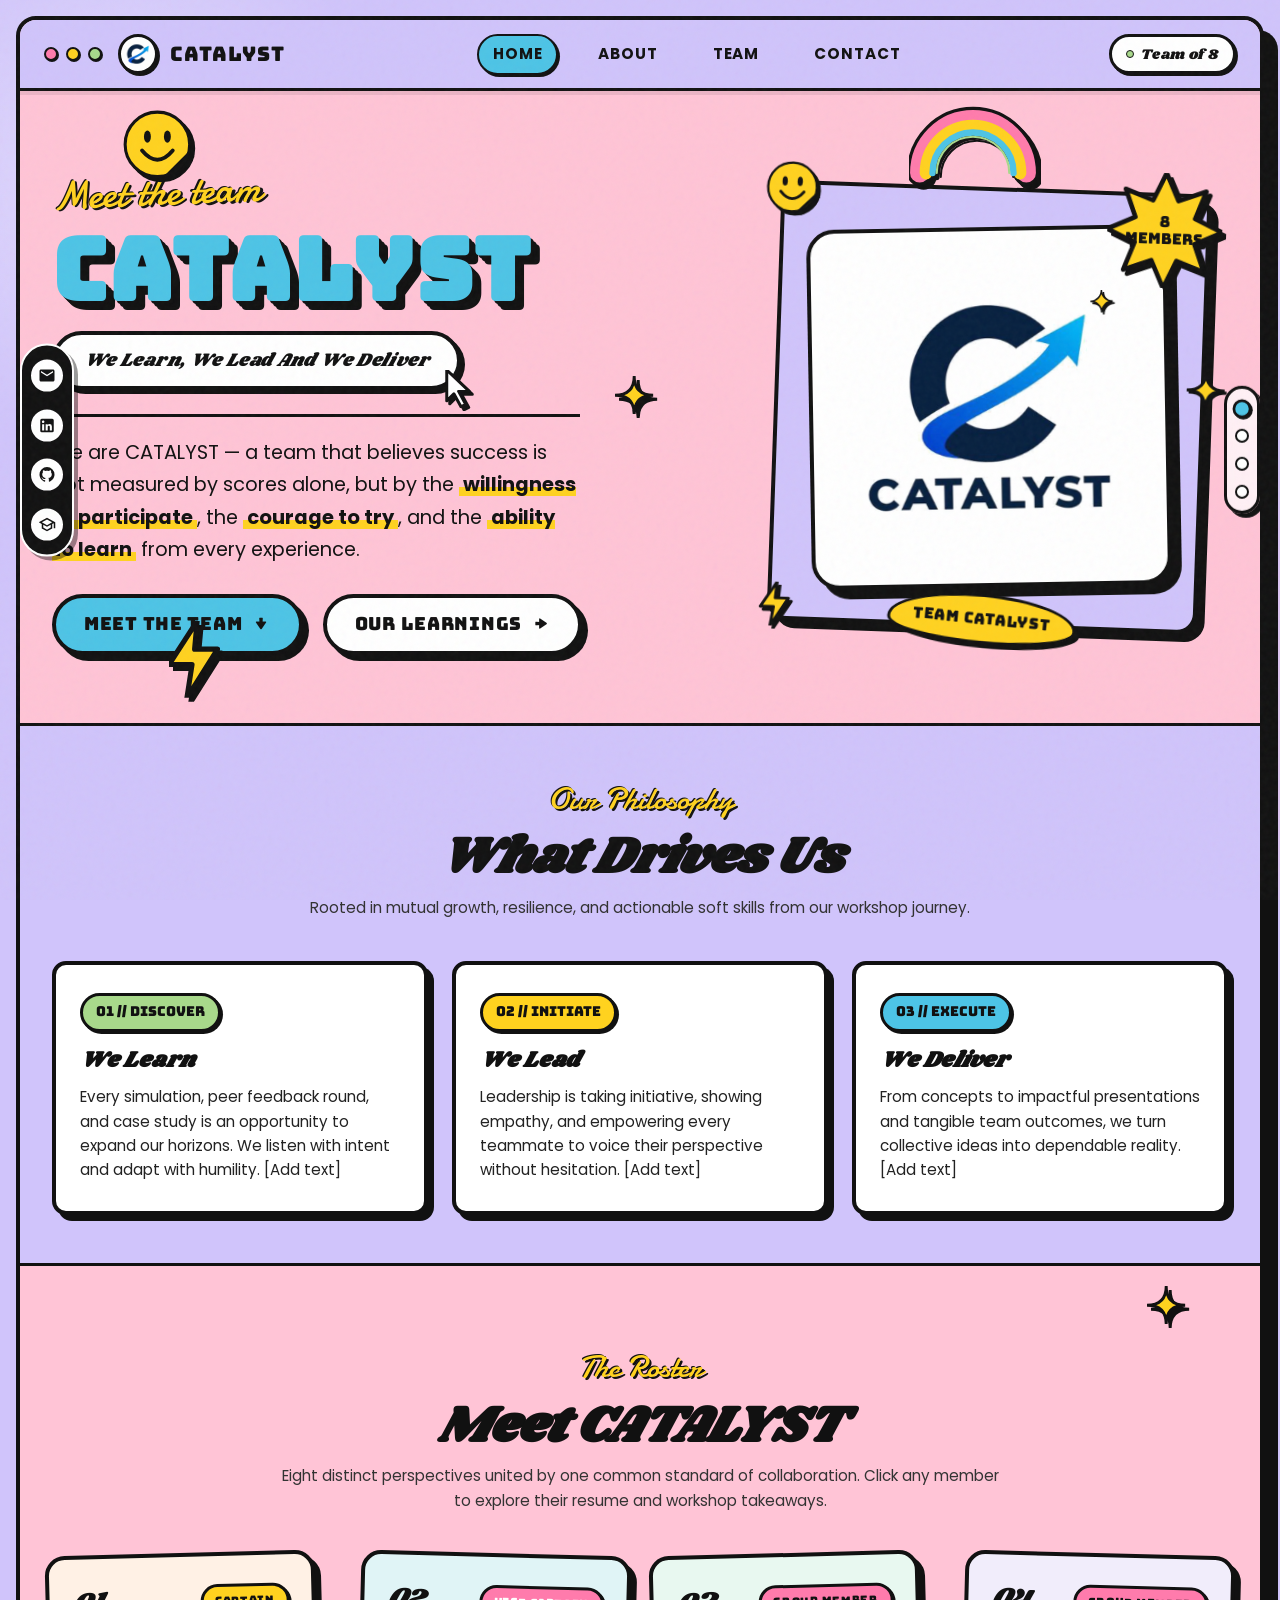
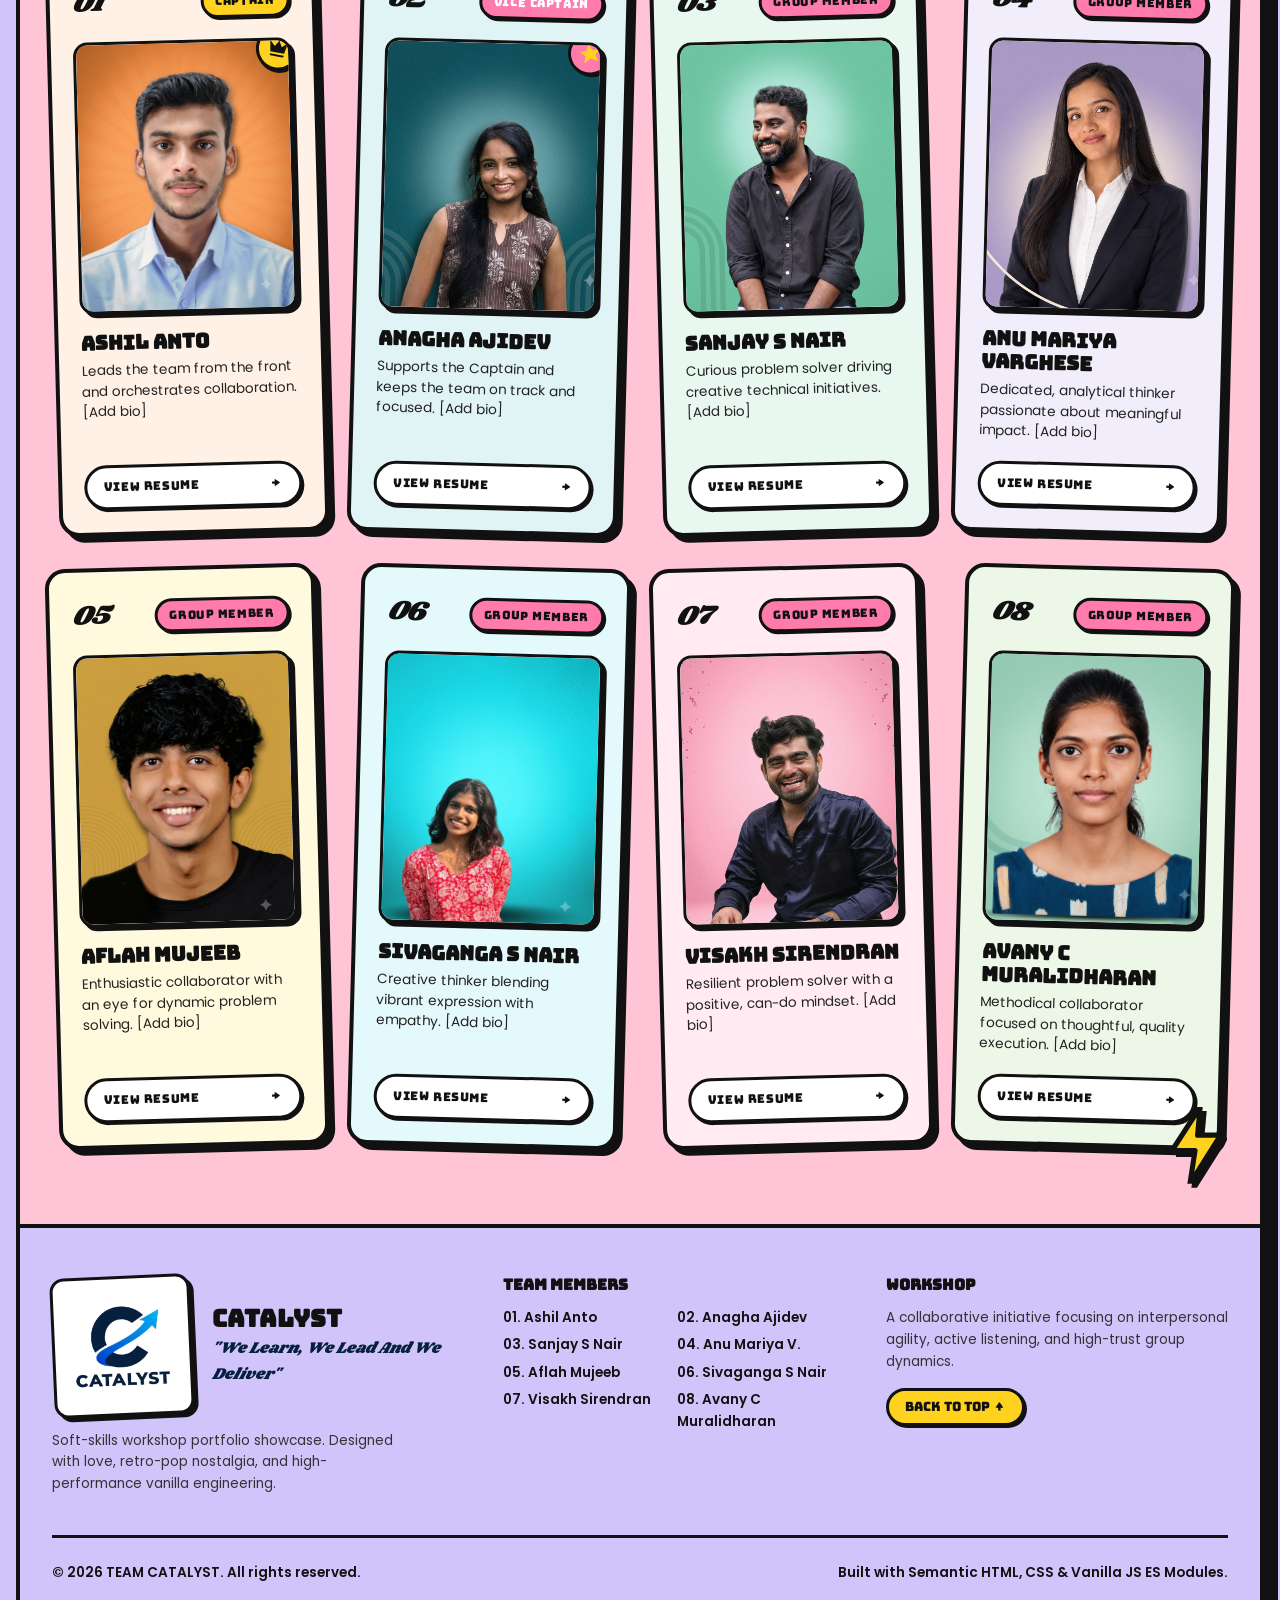
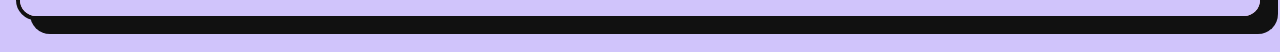
<file: index.html>
<!DOCTYPE html>
<html lang="en">
<head>
  <meta charset="UTF-8">
  <meta name="viewport" content="width=device-width, initial-scale=1.0">
  <title>CATALYST // We Learn, We Lead And We Deliver</title>
  <meta name="description" content="We are CATALYST — a team that believes success is not measured by scores alone, but by the willingness to participate, the courage to try, and the ability to learn from every experience.">
  <meta name="theme-color" content="#D0C4FB">

  <!-- Open Graph / Facebook -->
  <meta property="og:type" content="website">
  <meta property="og:title" content="CATALYST // We Learn, We Lead And We Deliver">
  <meta property="og:description" content="Official portfolio of CATALYST — 8-member soft-skills workshop team. We Learn, We Lead And We Deliver.">
  <meta property="og:image" content="assets/brand/og-image.png">

  <!-- Twitter -->
  <meta name="twitter:card" content="summary_large_image">
  <meta name="twitter:title" content="CATALYST // We Learn, We Lead And We Deliver">
  <meta name="twitter:description" content="Official portfolio of CATALYST — 8-member soft-skills workshop team. We Learn, We Lead And We Deliver.">
  <meta name="twitter:image" content="assets/brand/og-image.png">

  <!-- Favicon Set from Brand Mark -->
  <link rel="icon" type="image/png" sizes="32x32" href="assets/brand/favicon-32x32.png">
  <link rel="icon" type="image/x-icon" href="assets/brand/favicon.ico">
  <link rel="apple-touch-icon" sizes="180x180" href="assets/brand/apple-touch-icon.png">

  <!-- Google Fonts: Bungee, Shrikhand, Damion, Poppins -->
  <link rel="preconnect" href="https://fonts.googleapis.com">
  <link rel="preconnect" href="https://fonts.gstatic.com" crossorigin>
  <link href="https://fonts.googleapis.com/css2?family=Bungee&family=Damion&family=Poppins:ital,wght@0,400;0,600;0,700;0,800;0,900;1,400;1,700&family=Shrikhand&display=swap" rel="stylesheet">

  <!-- Modular Stylesheets -->
  <link rel="stylesheet" href="css/tokens.css?v=7">
  <link rel="stylesheet" href="css/base.css?v=7">
  <link rel="stylesheet" href="css/components.css?v=7">
  <link rel="stylesheet" href="css/sections.css?v=7">
  <link rel="stylesheet" href="css/print.css?v=7" media="print">
</head>
<body>

  <!-- Tactile Film Grain Overlay -->
  <div class="grain-overlay" aria-hidden="true"></div>

  <!-- SVG Sprite Library for Handcrafted Retro Stickers & Icons -->
  <svg style="display: none;" aria-hidden="true">
    <defs>

      <!-- Spiky 16-point Starburst Badge -->
      <symbol id="sticker-starburst" viewBox="0 0 100 100">
        <polygon points="50,0 61,24 85,15 76,39 100,50 76,61 85,85 61,76 50,100 39,76 15,85 24,61 0,50 24,39 15,15 39,24" fill="#FFD21F" stroke="#111111" stroke-width="4" stroke-linejoin="round"/>
      </symbol>

      <!-- Peeling Smiley Face -->
      <symbol id="sticker-smiley" viewBox="0 0 100 100">
        <!-- Peeling Back Shadow -->
        <path d="M10 50 A40 40 0 1 0 85 30 L65 15 A40 40 0 0 0 10 50 Z" fill="#111111"/>
        <!-- Main Face -->
        <circle cx="50" cy="50" r="42" fill="#FFD21F" stroke="#111111" stroke-width="4"/>
        <!-- Eyes -->
        <ellipse cx="37" cy="40" rx="4.5" ry="8" fill="#111111"/>
        <ellipse cx="63" cy="40" rx="4.5" ry="8" fill="#111111"/>
        <!-- Big Smile -->
        <path d="M30 58 Q50 82 70 58" fill="none" stroke="#111111" stroke-width="5" stroke-linecap="round"/>
        <!-- Peeling fold on bottom-right -->
        <path d="M78 78 L92 60 L60 92 Z" fill="#E5BD1B" stroke="#111111" stroke-width="3"/>
      </symbol>

      <!-- Rainbow Arc Sticker -->
      <symbol id="sticker-rainbow" viewBox="0 0 120 70">
        <path d="M10 65 A50 50 0 0 1 110 65" fill="none" stroke="#111111" stroke-width="24" stroke-linecap="round"/>
        <path d="M10 65 A50 50 0 0 1 110 65" fill="none" stroke="#FF7BAC" stroke-width="18" stroke-linecap="round"/>
        <path d="M16 65 A44 44 0 0 1 104 65" fill="none" stroke="#FFD21F" stroke-width="12" stroke-linecap="round"/>
        <path d="M22 65 A38 38 0 0 1 98 65" fill="none" stroke="#4DC4E6" stroke-width="6" stroke-linecap="round"/>
        <path d="M26 65 A34 34 0 0 1 94 65" fill="none" stroke="#A8D98B" stroke-width="2" stroke-linecap="round"/>
      </symbol>

      <!-- 4-point Sparkle Star -->
      <symbol id="sticker-sparkle" viewBox="0 0 40 40">
        <path d="M20 0 Q20 20 40 20 Q20 20 20 40 Q20 20 0 20 Q20 20 20 0 Z" fill="#FFD21F" stroke="#111111" stroke-width="3"/>
      </symbol>

      <!-- Lightning Bolt -->
      <symbol id="sticker-lightning" viewBox="0 0 40 60">
        <polygon points="22,0 0,34 18,34 14,60 38,22 20,22" fill="#FFD21F" stroke="#111111" stroke-width="4" stroke-linejoin="round"/>
      </symbol>

      <!-- Pixel Mouse Cursor -->
      <symbol id="sticker-cursor" viewBox="0 0 24 32">
        <polygon points="0,0 0,26 6,20 12,31 16,29 10,18 19,18" fill="#FFFFFF" stroke="#111111" stroke-width="2.5" stroke-linejoin="round"/>
      </symbol>

      <!-- Social & Navigation Icons -->
      <symbol id="icon-linkedin" viewBox="0 0 24 24">
        <path fill="currentColor" d="M19 3a2 2 0 0 1 2 2v14a2 2 0 0 1-2 2H5a2 2 0 0 1-2-2V5a2 2 0 0 1 2-2h14m-.5 15.5v-5.3a3.26 3.26 0 0 0-3.26-3.26c-.85 0-1.84.52-2.28 1.3v-1.11h-2.79v8.37h2.79v-4.93c0-.77.62-1.4 1.39-1.4a1.4 1.4 0 0 1 1.4 1.4v4.93h2.75M6.88 8.56a1.68 1.68 0 0 0 1.68-1.68c0-.93-.75-1.69-1.68-1.69a1.69 1.69 0 0 0-1.69 1.69c0 .93.76 1.68 1.69 1.68m1.39 9.94v-8.37H5.5v8.37h2.77z"/>
      </symbol>

      <symbol id="icon-github" viewBox="0 0 24 24">
        <path fill="currentColor" d="M12 2A10 10 0 0 0 2 12c0 4.42 2.87 8.17 6.84 9.5c.5.08.66-.23.66-.5v-1.69c-2.77.6-3.36-1.34-3.36-1.34c-.46-1.16-1.11-1.47-1.11-1.47c-.91-.62.07-.6.07-.6c1 .07 1.53 1.03 1.53 1.03c.87 1.52 2.34 1.07 2.91.83c.09-.65.35-1.09.63-1.34c-2.22-.25-4.55-1.11-4.55-4.92c0-1.11.38-2 1.03-2.71c-.1-.25-.45-1.29.1-2.64c0 0 .84-.27 2.75 1.02c.79-.22 1.65-.33 2.5-.33c.85 0 1.71.11 2.5.33c1.91-1.29 2.75-1.02 2.75-1.02c.55 1.35.2 2.39.1 2.64c.65.71 1.03 1.6 1.03 2.71c0 3.82-2.34 4.66-4.57 4.91c.36.31.69.92.69 1.85V21c0 .27.16.59.67.5C19.14 20.16 22 16.42 22 12A10 10 0 0 0 12 2z"/>
      </symbol>

      <symbol id="icon-mail" viewBox="0 0 24 24">
        <path fill="currentColor" d="M20 4H4c-1.1 0-1.99.9-1.99 2L2 18c0 1.1.9 2 2 2h16c1.1 0 2-.9 2-2V6c0-1.1-.9-2-2-2zm0 4l-8 5l-8-5V6l8 5l8-5v2z"/>
      </symbol>

      <symbol id="icon-workshop" viewBox="0 0 24 24">
        <path fill="currentColor" d="M12 3L1 9l4 2.18v6L12 21l7-3.82v-6l2-1.09V17h2V9L12 3zm6.82 6L12 12.72L5.18 9L12 5.28L18.82 9zM17 15.99l-5 2.73l-5-2.73v-3.72L12 15l5-2.73v3.72z"/>
      </symbol>
    </defs>
  </svg>

  <!-- Left-Edge Floating Black Pill Social Rail -->
  <aside class="social-rail" aria-label="Social and Workshop Links">
    <a href="#contact" class="social-rail-item" title="Team Email" aria-label="Contact CATALYST Team via Email">
      <svg><use href="#icon-mail"/></svg>
    </a>
    <a href="https://linkedin.com" target="_blank" rel="noopener noreferrer" class="social-rail-item" title="LinkedIn" aria-label="CATALYST on LinkedIn">
      <svg><use href="#icon-linkedin"/></svg>
    </a>
    <a href="https://github.com" target="_blank" rel="noopener noreferrer" class="social-rail-item" title="GitHub" aria-label="CATALYST on GitHub">
      <svg><use href="#icon-github"/></svg>
    </a>
    <a href="#about" class="social-rail-item" title="Workshop Learnings" aria-label="About the Soft-Skills Workshop">
      <svg><use href="#icon-workshop"/></svg>
    </a>
  </aside>

  <!-- Right-Edge Floating Pagination Section Indicator -->
  <nav class="section-dots" aria-label="Page section navigation">
    <button type="button" class="section-dot-item active" data-section="home" title="Hero Section" aria-label="Scroll to Hero"></button>
    <button type="button" class="section-dot-item" data-section="about" title="About Workshop" aria-label="Scroll to About"></button>
    <button type="button" class="section-dot-item" data-section="team" title="Team Roster" aria-label="Scroll to Team"></button>
    <button type="button" class="section-dot-item" data-section="contact" title="Footer & Contact" aria-label="Scroll to Footer"></button>
  </nav>

  <!-- RETRO BROWSER WINDOW SHELL -->
  <div class="retro-window-shell">

    <!-- Top Window Chrome / Sticky Navigation Bar -->
    <header class="window-chrome-bar">
      <!-- Left: Window Dots + CATALYST Emblem & Brand -->
      <div style="display: flex; align-items: center; gap: 1rem;">
        <div class="window-controls-group" aria-hidden="true">
          <span class="window-dot dot-pink"></span>
          <span class="window-dot dot-yellow"></span>
          <span class="window-dot dot-green"></span>
        </div>
        <a href="#home" class="nav-brand-group" aria-label="CATALYST Home">
          <span class="nav-brand-badge" aria-hidden="true">
            <img src="assets/brand/logo-mark-256.png" srcset="assets/brand/logo-mark-256.png 1x, assets/brand/logo-mark-512.png 2x" alt="CATALYST logo" width="28" height="28" loading="eager" decoding="async" class="nav-brand-logo-img">
          </span>
          <span>CATALYST</span>
        </a>
      </div>

      <!-- Center: Semantic Nav Links (Desktop) -->
      <nav class="nav-links-desktop" aria-label="Main Navigation">
        <a href="#home" class="nav-link-item active" data-section="home">Home</a>
        <a href="#about" class="nav-link-item" data-section="about">About</a>
        <a href="#team" class="nav-link-item" data-section="team">Team</a>
        <a href="#contact" class="nav-link-item" data-section="contact">Contact</a>
      </nav>

      <!-- Right: Team Size Badge & Mobile Hamburger -->
      <div style="display: flex; align-items: center; gap: 0.75rem;">
        <div class="nav-badge-pill">
          <span aria-hidden="true"></span>
          Team of 8
        </div>
        <button type="button" class="nav-mobile-toggle" id="mobile-nav-toggle" aria-label="Toggle navigation menu" aria-expanded="false">
          <span class="hamburger-line"></span>
          <span class="hamburger-line"></span>
          <span class="hamburger-line"></span>
        </button>
      </div>

      <!-- Mobile Dropdown Drawer -->
      <div class="mobile-drawer" id="mobile-nav-drawer" aria-label="Mobile Navigation Drawer">
        <a href="#home" class="nav-link-item" data-section="home">Home</a>
        <a href="#about" class="nav-link-item" data-section="about">About Workshop</a>
        <a href="#team" class="nav-link-item" data-section="team">The Team (8)</a>
        <a href="#contact" class="nav-link-item" data-section="contact">Contact & Social</a>
      </div>
    </header>

    <!-- MAIN CONTENT LANDMARK -->
    <main>

      <!-- 1. HERO SECTION -->
      <section id="home" class="hero-section" aria-labelledby="hero-heading">
        <!-- Floating Stickers in Hero Background -->
        <svg class="sticker sticker-smiley" style="top: 15px; left: 8%;" aria-hidden="true"><use href="#sticker-smiley"/></svg>
        <svg class="sticker sticker-rainbow" style="top: -25px; right: 18%;" aria-hidden="true"><use href="#sticker-rainbow"/></svg>
        <svg class="sticker sticker-sparkle" style="top: 45%; left: 48%;" aria-hidden="true"><use href="#sticker-sparkle"/></svg>
        <svg class="sticker sticker-lightning" style="bottom: 25px; left: 12%;" aria-hidden="true"><use href="#sticker-lightning"/></svg>

        <!-- Left Column: Headline, Slogan & Mission -->
        <div class="hero-content">
          <span class="hero-kicker">Meet the team</span>
          <h1 id="hero-heading" class="hero-title">CATALYST</h1>

          <div class="hero-slogan-pill-wrapper">
            <div class="hero-slogan-pill">
              <span>We Learn, We Lead And We Deliver</span>
            </div>
            <!-- Pixel Cursor Sticker pointing at slogan pill edge -->
            <svg class="sticker-cursor hero-slogan-cursor" aria-hidden="true"><use href="#sticker-cursor"/></svg>
          </div>

          <div class="hero-description-wrapper">
            <p class="hero-description">
              We are CATALYST — a team that believes success is not measured by scores alone, but by the <span class="marker-underline">willingness to participate</span>, the <span class="marker-underline">courage to try</span>, and the <span class="marker-underline">ability to learn</span> from every experience.
            </p>
          </div>

          <div class="hero-actions">
            <a href="#team" class="btn-retro btn-cyan">
              <span>Meet the Team</span>
              <span aria-hidden="true">↓</span>
            </a>
            <a href="#about" class="btn-retro btn-white">
              <span>Our Learnings</span>
              <span aria-hidden="true">→</span>
            </a>
          </div>
        </div>

        <!-- Right Column: Retro Offset Window Composition with Logo Sticker Card -->
        <div class="hero-visual-frame">
          <div class="hero-window-backdrop">
            <!-- Overlapping Corner Stickers (Accenting card without covering logo) -->
            <!-- Top-Left: Peeling Smiley -->
            <svg class="hero-smiley-pos" aria-hidden="true"><use href="#sticker-smiley"/></svg>

            <!-- Top-Right: Spiky Starburst 8 MEMBERS Badge -->
            <div class="starburst-badge hero-starburst-pos" aria-label="8 Members Badge">
              <svg><use href="#sticker-starburst"/></svg>
              <span class="starburst-text">8 MEMBERS</span>
            </div>

            <!-- Bottom-Left: Lightning Bolt -->
            <svg class="hero-lightning-pos" aria-hidden="true"><use href="#sticker-lightning"/></svg>

            <!-- Mid-Right: 4-Point Sparkle Star -->
            <svg class="hero-sparkle-pos" aria-hidden="true"><use href="#sticker-sparkle"/></svg>

            <!-- Main White Rounded-Square Logo Sticker Card -->
            <div class="hero-logo-sticker-card" tabindex="0" role="img" aria-label="Official CATALYST Logo sticker">
              <img 
                src="assets/brand/logo-full.png" 
                srcset="assets/brand/logo-full.png 1x, assets/brand/logo-full@2x.png 2x" 
                alt="CATALYST logo" 
                width="320" 
                height="320" 
                loading="eager" 
                decoding="async" 
                class="hero-logo-img"
              />
              <!-- Twinkling Sparkle near Arrow Tip -->
              <span class="hero-arrow-sparkle" aria-hidden="true">✦</span>
            </div>

            <!-- Tilted Ellipse Sticker across bottom edge -->
            <div class="ellipse-sticker hero-ellipse-pos">TEAM CATALYST</div>
          </div>
        </div>
      </section>

      <!-- 2. ABOUT STRIP (3-Card Slogan Verb Strip) -->
      <section id="about" class="about-strip-section" aria-labelledby="about-heading">
        <div class="section-header-centered">
          <span class="section-kicker">Our Philosophy</span>
          <h2 id="about-heading" class="section-title">What Drives Us</h2>
          <p style="font-size: var(--text-sm); color: #333;">Rooted in mutual growth, resilience, and actionable soft skills from our workshop journey.</p>
        </div>

        <div class="about-cards-grid">
          <!-- Card 1: We Learn -->
          <article class="about-card">
            <span class="about-card-badge">01 // DISCOVER</span>
            <h3 class="about-card-title">We Learn</h3>
            <p class="about-card-desc">
              Every simulation, peer feedback round, and case study is an opportunity to expand our horizons. We listen with intent and adapt with humility. [Add text]
            </p>
          </article>

          <!-- Card 2: We Lead -->
          <article class="about-card">
            <span class="about-card-badge">02 // INITIATE</span>
            <h3 class="about-card-title">We Lead</h3>
            <p class="about-card-desc">
              Leadership is taking initiative, showing empathy, and empowering every teammate to voice their perspective without hesitation. [Add text]
            </p>
          </article>

          <!-- Card 3: We Deliver -->
          <article class="about-card">
            <span class="about-card-badge">03 // EXECUTE</span>
            <h3 class="about-card-title">We Deliver</h3>
            <p class="about-card-desc">
              From concepts to impactful presentations and tangible team outcomes, we turn collective ideas into dependable reality. [Add text]
            </p>
          </article>
        </div>
      </section>

      <!-- 3. TEAM SECTION (Numbered 4x2 Grid) -->
      <section id="team" class="team-section" aria-labelledby="team-heading">
        <svg class="sticker sticker-sparkle" style="top: 20px; right: 6%;" aria-hidden="true"><use href="#sticker-sparkle"/></svg>
        <svg class="sticker sticker-lightning" style="bottom: 40px; right: 3%;" aria-hidden="true"><use href="#sticker-lightning"/></svg>

        <div class="section-header-centered">
          <span class="section-kicker">The Roster</span>
          <h2 id="team-heading" class="section-title">Meet CATALYST</h2>
          <p style="font-size: var(--text-sm); color: #333;">
            Eight distinct perspectives united by one common standard of collaboration. Click any member to explore their resume and workshop takeaways.
          </p>
        </div>

        <!-- 8 Member Cards Rendered Data-Driven by render.js -->
        <div class="team-grid" id="team-grid" aria-label="CATALYST Members Grid">
          <!-- Cards dynamically injected from members.js -->
        </div>
      </section>

    </main>

    <!-- 4. FOOTER & CONTACT -->
    <footer id="contact" class="site-footer" aria-labelledby="footer-heading">
      <div class="footer-top-grid">
        <!-- Brand & Slogan -->
        <div class="footer-brand">
          <div class="footer-brand-header">
            <div class="footer-logo-sticker">
              <img src="assets/brand/logo-full.png" srcset="assets/brand/logo-full.png 1x, assets/brand/logo-full@2x.png 2x" alt="CATALYST logo" width="140" height="140" loading="lazy" decoding="async" class="footer-logo-img">
            </div>
            <div>
              <h3 id="footer-heading" class="footer-brand-title">CATALYST</h3>
              <p class="footer-slogan">"We Learn, We Lead And We Deliver"</p>
            </div>
          </div>
          <p style="font-size: var(--text-xs); line-height: 1.6; color: #333; max-width: 38ch; margin-top: 0.5rem;">
            Soft-skills workshop portfolio showcase. Designed with love, retro-pop nostalgia, and high-performance vanilla engineering.
          </p>
        </div>

        <!-- Quick Member Roster Links -->
        <div>
          <h4 style="font-family: var(--font-headline); font-size: 0.95rem; margin-bottom: 0.85rem;">TEAM MEMBERS</h4>
          <ul class="footer-roster-list">
            <li><a href="resume.html?m=ashil" class="footer-roster-link">01. Ashil Anto</a></li>
            <li><a href="resume.html?m=anagha" class="footer-roster-link">02. Anagha Ajidev</a></li>
            <li><a href="resume.html?m=sanjay" class="footer-roster-link">03. Sanjay S Nair</a></li>
            <li><a href="resume.html?m=anu" class="footer-roster-link">04. Anu Mariya V.</a></li>
            <li><a href="resume.html?m=aflah" class="footer-roster-link">05. Aflah Mujeeb</a></li>
            <li><a href="resume.html?m=siva" class="footer-roster-link">06. Sivaganga S Nair</a></li>
            <li><a href="resume.html?m=visakh" class="footer-roster-link">07. Visakh Sirendran</a></li>
            <li><a href="resume.html?m=avani" class="footer-roster-link">08. Avany C Muralidharan</a></li>
          </ul>
        </div>

        <!-- Workshop Details & Action -->
        <div>
          <h4 style="font-family: var(--font-headline); font-size: 0.95rem; margin-bottom: 0.85rem;">WORKSHOP</h4>
          <p style="font-size: var(--text-xs); color: #333; line-height: 1.6; margin-bottom: 1rem;">
            A collaborative initiative focusing on interpersonal agility, active listening, and high-trust group dynamics.
          </p>
          <button type="button" id="btn-back-to-top" class="btn-back-to-top">
            <span>Back to top ↑</span>
          </button>
        </div>
      </div>

      <div class="footer-bottom-bar">
        <span>© 2026 TEAM CATALYST. All rights reserved.</span>
        <span>Built with Semantic HTML, CSS & Vanilla JS ES Modules.</span>
      </div>
    </footer>

  </div><!-- /.retro-window-shell -->

  <!-- JavaScript ES Modules Entry Point -->
  <script type="module" src="js/main.js"></script>
</body>
</html>
</file>
<file: css/tokens.css>
/* ==========================================================================
   CATALYST — DESIGN TOKENS
   Retro Pop / 90s Browser & Sticker Bomb Design System
   ========================================================================== */

:root {
  /* Core Palette Tokens */
  --lavender: #D0C4FB;     /* Page background & Top Window Chrome */
  --pink: #FFC4D6;         /* Primary canvas / Retro Window Body */
  --cyan: #4DC4E6;         /* Brand Mark & Extruded Headline Fill */
  --yellow: #FFD21F;       /* Script Accents, Starburst, Marker Underlines */
  --black: #111111;        /* Outlines, Text, and Zero-Blur Hard Shadows */
  --white: #FFFFFF;        /* Card Interiors & Crisp Contrast Surfaces */
  --hot-pink: #FF7BAC;     /* Role Badges, Sticker Accents & Tags */
  --green: #A8D98B;        /* Window Dot, Learn Accent, Status */

  /* Brand Logo Color Tokens (Sampled directly from master logo) */
  --logo-navy: #07203F;    /* Deep navy for "C" and wordmark */
  --logo-blue: #0149D1;    /* Rich blue gradient midpoint in arrow */
  --logo-cyan: #029EEB;    /* Cyan arrow tip & accent glow */

  /* Continuous 8-Card Pastel Palette Rotation */
  --tint-01: #FFF1E5;      /* Ashil — Warm Peach */
  --tint-02: #E0F4F6;      /* Anagha — Soft Mint */
  --tint-03: #E8F8F0;      /* Sanjay — Sage Spring */
  --tint-04: #F1EDFB;      /* Anu — Pale Lilac */
  --tint-05: #FFF9DE;      /* Aflah — Buttercup */
  --tint-06: #E4F9FC;      /* Siva — Sky Mist */
  --tint-07: #FFEBF1;      /* Visakh — Blush Rose */
  --tint-08: #EDF7E8;      /* Avani — Pale Honeydew */

  /* Retro Hard Shadows & Outlines */
  --border-sm: 2px solid var(--black);
  --border-thick: 3px solid var(--black);
  --border-heavy: 4px solid var(--black);
  --border-frame: 5px solid var(--black);

  --shadow-xs: 2px 2px 0 var(--black);
  --shadow-sm: 4px 4px 0 var(--black);
  --shadow-md: 6px 6px 0 var(--black);
  --shadow-lg: 8px 8px 0 var(--black);
  --shadow-xl: 12px 12px 0 var(--black);
  --shadow-window: 14px 14px 0 var(--black);
  --shadow-extruded: 3px 3px 0 var(--black), 6px 6px 0 var(--black), 9px 9px 0 var(--black);

  /* Typography Stacks */
  --font-headline: 'Bungee', cursive, sans-serif;
  --font-display: 'Shrikhand', cursive, serif;
  --font-script: 'Damion', cursive, sans-serif;
  --font-body: 'Poppins', system-ui, -apple-system, BlinkMacSystemFont, 'Segoe UI', Roboto, sans-serif;

  /* Fluid Font Sizes using clamp() */
  --text-xs: clamp(0.75rem, 0.7rem + 0.25vw, 0.85rem);
  --text-sm: clamp(0.85rem, 0.8rem + 0.35vw, 0.95rem);
  --text-base: clamp(1rem, 0.95rem + 0.25vw, 1.125rem);
  --text-lg: clamp(1.15rem, 1.05rem + 0.5vw, 1.35rem);
  --text-xl: clamp(1.4rem, 1.25rem + 0.75vw, 1.75rem);
  --text-2xl: clamp(1.8rem, 1.5rem + 1.2vw, 2.3rem);
  --text-3xl: clamp(2.4rem, 2rem + 2vw, 3.2rem);
  --text-hero: clamp(2.2rem, 1.8rem + 4.5vw, 6rem);

  /* Rounded Corners */
  --radius-xs: 4px;
  --radius-sm: 8px;
  --radius-md: 14px;
  --radius-lg: 20px;
  --radius-window: 24px;
  --radius-pill: 9999px;

  /* Animation & Transitions */
  --transition-fast: 0.15s cubic-bezier(0.2, 0, 0, 1);
  --transition-spring: 0.3s cubic-bezier(0.175, 0.885, 0.32, 1.275);
  --transition-smooth: 0.25s ease-out;

  /* Layout Containers */
  --window-max-width: 1360px;
  --shell-padding: clamp(1rem, 2.5vw, 2.5rem);
}
</file>
<file: css/base.css>
/* ==========================================================================
   CATALYST — BASE & RESET STYLES
   ========================================================================== */

*, *::before, *::after {
  box-sizing: border-box;
  margin: 0;
  padding: 0;
}

html {
  font-size: 16px;
  scroll-behavior: smooth;
  -webkit-text-size-adjust: 100%;
}

body {
  background-color: var(--lavender);
  color: var(--black);
  font-family: var(--font-body);
  font-size: var(--text-base);
  line-height: 1.6;
  min-height: 100vh;
  overflow-x: hidden;
  position: relative;
  background-image: 
    radial-gradient(circle at 10% 20%, rgba(255, 255, 255, 0.4) 0%, transparent 20%),
    radial-gradient(circle at 90% 80%, rgba(255, 196, 214, 0.5) 0%, transparent 25%);
  background-attachment: fixed;
}

/* Body Scroll Lock for Modal */
body.modal-open {
  overflow: hidden;
  padding-right: var(--scrollbar-width, 0px);
}

/* Subtle Tactile Film Grain Overlay */
.grain-overlay {
  position: fixed;
  inset: 0;
  width: 100vw;
  height: 100vh;
  pointer-events: none;
  z-index: 9000;
  opacity: 0.045;
  background-image: url("data:image/svg+xml,%3Csvg viewBox='0 0 200 200' xmlns='http://www.w3.org/2000/svg'%3E%3Cfilter id='noiseFilter'%3E%3CfeTurbulence type='fractalNoise' baseFrequency='0.8' numOctaves='3' stitchTiles='stitch'/%3E%3C/filter%3E%3Crect width='100%25' height='100%25' filter='url(%23noiseFilter)'/%3E%3C/svg%3E");
}

/* Typography Basics */
h1, h2, h3, h4, h5, h6 {
  line-height: 1.15;
  font-weight: 900;
  color: var(--black);
}

p {
  margin-bottom: 1rem;
}

p:last-child {
  margin-bottom: 0;
}

a {
  color: inherit;
  text-decoration: none;
  transition: transform var(--transition-fast), color var(--transition-fast);
}

img, picture, svg {
  display: block;
  max-width: 100%;
}

button {
  font-family: inherit;
  border: none;
  background: none;
  cursor: pointer;
  color: inherit;
}

ul, ol {
  list-style: none;
}

/* High Contrast Focus Ring */
:focus-visible {
  outline: 3px solid var(--black) !important;
  outline-offset: 3px !important;
  box-shadow: 0 0 0 5px var(--yellow) !important;
}

/* Marker Underline Highlight for Core Identity Text */
.marker-underline {
  background: linear-gradient(transparent 58%, var(--yellow) 58%, var(--yellow) 94%, transparent 94%);
  padding: 0 4px;
  display: inline;
  font-weight: 700;
}

/* Retro Desktop Shell Frame (Outer Browser Window) */
.retro-window-shell {
  max-width: var(--window-max-width);
  margin: 1.5rem auto 3rem auto;
  border: var(--border-heavy);
  border-radius: var(--radius-window);
  background-color: var(--pink);
  box-shadow: var(--shadow-window);
  position: relative;
  overflow: hidden;
  transition: box-shadow var(--transition-normal);
}

@media (max-width: 1400px) {
  .retro-window-shell {
    margin: 1rem 1rem 2rem 1rem;
    border-radius: var(--radius-lg);
  }
}

@media (max-width: 768px) {
  .retro-window-shell {
    margin: 0.5rem 0.5rem 1.5rem 0.5rem;
    border-width: 3px;
    border-radius: var(--radius-md);
    box-shadow: var(--shadow-md);
  }
}

/* Reduced Motion Override */
@media (prefers-reduced-motion: reduce) {
  *, *::before, *::after {
    animation-duration: 0.01ms !important;
    animation-iteration-count: 1 !important;
    transition-duration: 0.01ms !important;
    scroll-behavior: auto !important;
  }
}
</file>
<file: css/components.css>
/* ==========================================================================
   CATALYST — COMPONENTS STYLES
   Window Chrome, Nav, Buttons, Stickers, Floating Rails & Badges
   ========================================================================== */

/* --------------------------------------------------------------------------
   Retro Window Chrome & Sticky Navigation
   -------------------------------------------------------------------------- */
.window-chrome-bar {
  background-color: var(--lavender);
  border-bottom: var(--border-thick);
  padding: 0.85rem 1.5rem;
  display: flex;
  align-items: center;
  justify-content: space-between;
  gap: 1rem;
  position: sticky;
  top: 0;
  z-index: 1000;
  box-shadow: 0 4px 0 rgba(0, 0, 0, 0.08);
}

.window-controls-group {
  display: flex;
  align-items: center;
  gap: 0.5rem;
}

.window-dot {
  width: 14px;
  height: 14px;
  border-radius: var(--radius-pill);
  border: 2px solid var(--black);
  display: inline-block;
  box-shadow: 1px 1px 0 var(--black);
}

.window-dot.dot-pink { background-color: var(--hot-pink); }
.window-dot.dot-yellow { background-color: var(--yellow); }
.window-dot.dot-green { background-color: var(--green); }

.nav-brand-group {
  display: flex;
  align-items: center;
  gap: 0.75rem;
  font-family: var(--font-headline);
  font-size: 1.25rem;
  letter-spacing: 0.05em;
  color: var(--black);
  text-decoration: none;
  transition: transform var(--transition-fast);
}

.nav-brand-group:hover {
  transform: translateY(-2px);
}

.nav-brand-badge {
  display: inline-flex;
  align-items: center;
  justify-content: center;
  width: 40px;
  height: 40px;
  border-radius: 50%;
  border: var(--border-thick);
  background-color: var(--white);
  box-shadow: 2px 2px 0 var(--black);
  flex-shrink: 0;
  overflow: hidden;
  transition: transform var(--transition-fast), box-shadow var(--transition-fast);
}

.nav-brand-group:hover .nav-brand-badge {
  transform: rotate(-6deg) scale(1.08);
  box-shadow: 3px 3px 0 var(--black);
}

.nav-brand-logo-img {
  width: 28px;
  height: 28px;
  object-fit: contain;
  display: block;
}

.nav-links-desktop {
  display: flex;
  align-items: center;
  gap: 1.5rem;
}

.nav-link-item {
  font-family: var(--font-body);
  font-weight: 700;
  font-size: var(--text-sm);
  text-transform: uppercase;
  letter-spacing: 0.06em;
  padding: 0.4rem 0.85rem;
  border-radius: var(--radius-pill);
  border: 2px solid transparent;
  transition: all var(--transition-fast);
}

.nav-link-item:hover {
  background-color: var(--yellow);
  border-color: var(--black);
  box-shadow: var(--shadow-xs);
  transform: translateY(-2px);
}

.nav-link-item.active {
  background-color: var(--cyan);
  border-color: var(--black);
  box-shadow: var(--shadow-xs);
}

.nav-badge-pill {
  font-family: var(--font-display);
  font-size: 0.9rem;
  background-color: var(--white);
  border: var(--border-thick);
  border-radius: var(--radius-pill);
  padding: 0.35rem 0.9rem;
  box-shadow: var(--shadow-xs);
  white-space: nowrap;
  letter-spacing: 0.03em;
  display: inline-flex;
  align-items: center;
  gap: 0.4rem;
}

.nav-badge-pill span {
  display: inline-block;
  width: 8px;
  height: 8px;
  border-radius: var(--radius-pill);
  background-color: var(--green);
  border: 1px solid var(--black);
}

/* Mobile Hamburger Toggle */
.nav-mobile-toggle {
  display: none;
  background: var(--white);
  border: var(--border-thick);
  border-radius: var(--radius-sm);
  padding: 0.45rem;
  box-shadow: var(--shadow-xs);
  cursor: pointer;
}

.nav-mobile-toggle:active {
  transform: translate(2px, 2px);
  box-shadow: none;
}

.hamburger-line {
  display: block;
  width: 22px;
  height: 3px;
  background-color: var(--black);
  margin: 4px 0;
  border-radius: 2px;
  transition: transform var(--transition-fast), opacity var(--transition-fast);
}

/* Mobile Drawer Window */
.mobile-drawer {
  display: none;
  position: absolute;
  top: 100%;
  left: 0;
  right: 0;
  background-color: var(--lavender);
  border-bottom: var(--border-heavy);
  box-shadow: var(--shadow-lg);
  padding: 1.5rem;
  z-index: 999;
  flex-direction: column;
  gap: 1rem;
}

.mobile-drawer.is-open {
  display: flex;
}

.mobile-drawer .nav-link-item {
  font-size: 1.1rem;
  padding: 0.6rem 1rem;
  background: var(--white);
  border: var(--border-thick);
  box-shadow: var(--shadow-sm);
  text-align: center;
}

@media (max-width: 860px) {
  .nav-links-desktop {
    display: none;
  }
  .nav-mobile-toggle {
    display: block;
  }
}

@media (max-width: 640px) {
  .window-chrome-bar {
    padding: 0.6rem 0.85rem;
  }
  .window-controls-group {
    display: none;
  }
  .nav-brand-group {
    font-size: 1.1rem;
    gap: 0.5rem;
  }
  .nav-brand-group svg {
    width: 26px;
    height: 26px;
  }
  .nav-badge-pill {
    display: none;
  }
}

/* --------------------------------------------------------------------------
   Retro Buttons & Interactive Elements
   -------------------------------------------------------------------------- */
.btn-retro {
  display: inline-flex;
  align-items: center;
  justify-content: center;
  gap: 0.6rem;
  font-family: var(--font-headline);
  font-size: var(--text-base);
  text-transform: uppercase;
  letter-spacing: 0.04em;
  padding: 0.75rem 1.75rem;
  border: var(--border-heavy);
  border-radius: var(--radius-pill);
  box-shadow: var(--shadow-md);
  background-color: var(--yellow);
  color: var(--black);
  cursor: pointer;
  min-height: 48px;
  text-decoration: none;
  transition: transform var(--transition-fast), box-shadow var(--transition-fast), background-color var(--transition-fast);
}

.btn-retro:hover {
  transform: translate(-3px, -3px);
  box-shadow: var(--shadow-lg);
}

.btn-retro:active {
  transform: translate(3px, 3px);
  box-shadow: var(--shadow-xs);
}

.btn-retro.btn-cyan {
  background-color: var(--cyan);
}

.btn-retro.btn-hot-pink {
  background-color: var(--hot-pink);
  color: var(--white);
}

.btn-retro.btn-white {
  background-color: var(--white);
}

.btn-retro-sm {
  font-size: var(--text-xs);
  padding: 0.45rem 1rem;
  min-height: 38px;
  border-width: 3px;
  box-shadow: var(--shadow-sm);
}

/* --------------------------------------------------------------------------
   Stickers Suite (SVG & CSS Handcrafted)
   -------------------------------------------------------------------------- */
.sticker {
  position: absolute;
  pointer-events: none;
  user-select: none;
  z-index: 10;
  filter: drop-shadow(4px 4px 0 var(--black));
  transition: transform var(--transition-spring);
}

/* Peeling Smiley Sticker */
.sticker-smiley {
  width: clamp(55px, 6vw, 85px);
  height: clamp(55px, 6vw, 85px);
  animation: floatBob 4s ease-in-out infinite alternate;
}

/* Rainbow Arc Sticker */
.sticker-rainbow {
  width: clamp(90px, 10vw, 150px);
  animation: gentlePulse 5s ease-in-out infinite;
}

/* 4-point Sparkle Star */
.sticker-sparkle {
  width: clamp(28px, 3vw, 42px);
  height: clamp(28px, 3vw, 42px);
  animation: sparkleTwinkle 3s ease-in-out infinite alternate;
}

/* Lightning Bolt */
.sticker-lightning {
  width: clamp(35px, 4vw, 55px);
  height: clamp(50px, 6vw, 80px);
  animation: lightningVibe 4.5s ease-in-out infinite;
}

/* Spiky Starburst Badge */
.starburst-badge {
  display: inline-flex;
  align-items: center;
  justify-content: center;
  text-align: center;
  position: relative;
  width: clamp(95px, 9vw, 130px);
  height: clamp(95px, 9vw, 130px);
  filter: drop-shadow(4px 4px 0 var(--black));
}

.starburst-badge svg {
  position: absolute;
  inset: 0;
  width: 100%;
  height: 100%;
}

.starburst-text {
  position: relative;
  z-index: 2;
  font-family: var(--font-headline);
  font-size: clamp(0.75rem, 0.7rem + 0.3vw, 0.95rem);
  line-height: 1.1;
  color: var(--black);
  text-transform: uppercase;
  max-width: 75%;
}

/* Tilted Ellipse Sticker Label */
.ellipse-sticker {
  display: inline-block;
  background-color: var(--yellow);
  border: var(--border-thick);
  border-radius: 50% 50% 50% 50% / 60% 60% 40% 40%;
  padding: 0.6rem 1.4rem;
  font-family: var(--font-headline);
  font-size: var(--text-sm);
  color: var(--black);
  box-shadow: var(--shadow-sm);
  transform: rotate(-7deg);
  white-space: nowrap;
  letter-spacing: 0.05em;
}

/* Cursor Sticker */
.sticker-cursor {
  width: 32px;
  height: 38px;
  filter: drop-shadow(3px 3px 0 var(--black));
}

/* Keyframe Animations */
@keyframes floatBob {
  0% { transform: translateY(0px) rotate(0deg); }
  50% { transform: translateY(-8px) rotate(3deg); }
  100% { transform: translateY(0px) rotate(-2deg); }
}

@keyframes gentlePulse {
  0% { transform: scale(1) rotate(0deg); }
  50% { transform: scale(1.04) rotate(1.5deg); }
  100% { transform: scale(1) rotate(0deg); }
}

@keyframes sparkleTwinkle {
  0% { transform: scale(0.9) rotate(0deg); opacity: 0.85; }
  50% { transform: scale(1.15) rotate(45deg); opacity: 1; }
  100% { transform: scale(0.9) rotate(90deg); opacity: 0.85; }
}

@keyframes lightningVibe {
  0%, 100% { transform: rotate(-5deg); }
  50% { transform: rotate(5deg) scale(1.05); }
}

/* --------------------------------------------------------------------------
   Leadership Embellishments
   -------------------------------------------------------------------------- */
.captain-crown-badge {
  position: absolute;
  top: -14px;
  right: -12px;
  z-index: 5;
  width: 44px;
  height: 44px;
  background-color: var(--yellow);
  border: var(--border-thick);
  border-radius: var(--radius-pill);
  display: flex;
  align-items: center;
  justify-content: center;
  box-shadow: var(--shadow-xs);
  transform: rotate(12deg);
}

.captain-crown-badge svg {
  width: 24px;
  height: 24px;
}

.vice-star-badge {
  position: absolute;
  top: -14px;
  right: -12px;
  z-index: 5;
  width: 44px;
  height: 44px;
  background-color: var(--hot-pink);
  border: var(--border-thick);
  border-radius: var(--radius-pill);
  display: flex;
  align-items: center;
  justify-content: center;
  box-shadow: var(--shadow-xs);
  transform: rotate(-10deg);
}

.vice-star-badge svg {
  width: 24px;
  height: 24px;
  fill: var(--yellow);
}

/* --------------------------------------------------------------------------
   Floating Social Rail (Left Edge)
   -------------------------------------------------------------------------- */
.social-rail {
  position: fixed;
  left: 1.25rem;
  top: 50%;
  transform: translateY(-50%);
  background-color: var(--black);
  border: 2px solid var(--white);
  border-radius: var(--radius-pill);
  padding: 0.75rem 0.45rem;
  display: flex;
  flex-direction: column;
  gap: 0.85rem;
  box-shadow: 4px 4px 0 rgba(0, 0, 0, 0.4);
  z-index: 800;
}

.social-rail-item {
  width: 36px;
  height: 36px;
  border-radius: var(--radius-pill);
  background-color: var(--white);
  border: 2px solid var(--black);
  display: flex;
  align-items: center;
  justify-content: center;
  color: var(--black);
  transition: transform var(--transition-fast), background-color var(--transition-fast);
}

.social-rail-item svg {
  width: 18px;
  height: 18px;
}

.social-rail-item:hover {
  background-color: var(--yellow);
  transform: scale(1.15) rotate(-5deg);
}

@media (max-width: 1024px) {
  .social-rail {
    display: none; /* Accessible in footer */
  }
}

/* --------------------------------------------------------------------------
   Floating Pagination Section Indicator (Right Edge)
   -------------------------------------------------------------------------- */
.section-dots {
  position: fixed;
  right: 1.25rem;
  top: 50%;
  transform: translateY(-50%);
  display: flex;
  flex-direction: column;
  gap: 0.85rem;
  z-index: 800;
  background: rgba(255, 255, 255, 0.75);
  backdrop-filter: blur(4px);
  padding: 0.8rem 0.5rem;
  border: var(--border-thick);
  border-radius: var(--radius-pill);
  box-shadow: var(--shadow-sm);
}

.section-dot-item {
  width: 14px;
  height: 14px;
  border-radius: var(--radius-pill);
  background-color: var(--white);
  border: 2px solid var(--black);
  transition: all var(--transition-fast);
  cursor: pointer;
}

.section-dot-item:hover {
  transform: scale(1.3);
  background-color: var(--yellow);
}

.section-dot-item.active {
  background-color: var(--cyan);
  transform: scale(1.35);
  box-shadow: 1px 1px 0 var(--black);
}

@media (max-width: 1024px) {
  .section-dots {
    display: none;
  }
}
</file>
<file: css/sections.css>
/* ==========================================================================
   CATALYST — SECTIONS STYLES
   Hero, About Strip, Team Grid, Resume Modal Window, and Footer
   ========================================================================== */

/* --------------------------------------------------------------------------
   Hero Section
   -------------------------------------------------------------------------- */
.hero-section {
  padding: clamp(2rem, 5vw, 4.5rem) var(--shell-padding);
  display: grid;
  grid-template-columns: 1.15fr 0.85fr;
  align-items: center;
  gap: clamp(2rem, 4vw, 4rem);
  position: relative;
  overflow: visible;
}

.hero-content {
  display: flex;
  flex-direction: column;
  align-items: flex-start;
  z-index: 2;
}

.hero-kicker {
  font-family: var(--font-script);
  font-size: clamp(1.8rem, 3.2vw, 2.8rem);
  color: var(--yellow);
  text-shadow: 2px 2px 0 var(--black), -1px -1px 0 var(--black);
  margin-bottom: 0.25rem;
  transform: rotate(-2.5deg);
  display: inline-block;
}

.hero-title {
  font-family: var(--font-headline);
  font-size: var(--text-hero);
  color: var(--cyan);
  line-height: 0.95;
  letter-spacing: 0.03em;
  text-shadow: var(--shadow-extruded);
  margin-bottom: 1.25rem;
  word-break: break-word;
}

.hero-slogan-pill-wrapper {
  position: relative;
  display: inline-block;
  margin-bottom: 1.5rem;
}

.hero-slogan-pill {
  font-family: var(--font-display);
  font-size: clamp(0.95rem, 0.85rem + 0.4vw, 1.25rem);
  background-color: var(--white);
  border: var(--border-heavy);
  border-radius: var(--radius-pill);
  padding: 0.65rem 1.75rem;
  box-shadow: var(--shadow-sm);
  color: var(--black);
  letter-spacing: 0.02em;
  font-style: italic;
  display: inline-flex;
  align-items: center;
  gap: 0.75rem;
}

.hero-slogan-cursor {
  position: absolute;
  right: -16px;
  bottom: -18px;
  z-index: 5;
}

.hero-description-wrapper {
  border-top: var(--border-thick);
  padding-top: 1.25rem;
  margin-bottom: 1.75rem;
  max-width: 48ch;
}

.hero-description {
  font-family: var(--font-body);
  font-size: clamp(1.05rem, 0.95rem + 0.35vw, 1.22rem);
  line-height: 1.65;
  color: var(--black);
}

.hero-actions {
  display: flex;
  align-items: center;
  gap: 1.25rem;
  flex-wrap: wrap;
}

/* Hero Visual Composition Frame (Right Side) */
.hero-visual-frame {
  position: relative;
  display: flex;
  align-items: center;
  justify-content: center;
  padding: 2rem 1.5rem;
}

/* Offset Lavender Window Backdrop */
.hero-window-backdrop {
  background-color: var(--lavender);
  border: var(--border-heavy);
  border-radius: var(--radius-lg);
  box-shadow: var(--shadow-lg);
  width: 100%;
  max-width: 440px;
  padding: 2.25rem 1.75rem;
  position: relative;
  display: flex;
  align-items: center;
  justify-content: center;
  transform: rotate(2deg);
  transition: transform var(--transition-normal);
}

.hero-window-backdrop:hover {
  transform: rotate(0deg) scale(1.01);
}

/* White Rounded-Square Logo Sticker Card */
.hero-logo-sticker-card {
  background-color: var(--white);
  border: var(--border-heavy);
  border-radius: 28px;
  box-shadow: 10px 10px 0 var(--black);
  padding: clamp(1rem, 2.5vw, 1.5rem);
  width: 100%;
  max-width: 360px;
  aspect-ratio: 1 / 1;
  display: flex;
  align-items: center;
  justify-content: center;
  position: relative;
  z-index: 5;
  transform-origin: center center;
  animation: logoCardPopIn 0.5s cubic-bezier(0.175, 0.885, 0.32, 1.275) forwards,
             logoCardFloat 5s ease-in-out infinite 0.5s;
  transition: transform 0.35s cubic-bezier(0.34, 1.56, 0.64, 1), box-shadow 0.3s ease;
}

.hero-logo-sticker-card:hover,
.hero-logo-sticker-card:focus-within {
  transform: translateY(-8px) rotate(3deg) scale(1.02);
  box-shadow: 14px 14px 0 var(--black);
}

.hero-logo-img {
  width: 100%;
  height: 100%;
  object-fit: contain;
  display: block;
}

/* Twinkling Sparkle near Arrow Tip */
.hero-arrow-sparkle {
  position: absolute;
  top: 14%;
  right: 14%;
  font-size: 1.85rem;
  color: var(--yellow);
  -webkit-text-stroke: 1.5px var(--black);
  filter: drop-shadow(2px 2px 0 var(--black));
  pointer-events: none;
  z-index: 8;
  animation: sparkleTwinkle 2.5s ease-in-out infinite;
}

@keyframes logoCardPopIn {
  0% {
    opacity: 0;
    transform: scale(0.8) rotate(-7deg);
  }
  70% {
    opacity: 1;
    transform: scale(1.05) rotate(-1.5deg);
  }
  100% {
    opacity: 1;
    transform: scale(1) rotate(-3deg);
  }
}

@keyframes logoCardFloat {
  0%, 100% {
    transform: translateY(0) rotate(-3deg);
  }
  50% {
    transform: translateY(-6px) rotate(-2deg);
  }
}

@keyframes sparkleTwinkle {
  0%, 100% {
    transform: scale(0.9) rotate(0deg);
    opacity: 0.85;
  }
  50% {
    transform: scale(1.3) rotate(45deg);
    opacity: 1;
    color: #FFF275;
    filter: drop-shadow(0 0 6px var(--logo-cyan)) drop-shadow(2px 2px 0 var(--black));
  }
}

/* Floating Badges Over Visual Frame */
.hero-starburst-pos {
  position: absolute;
  top: -24px;
  right: -16px;
  z-index: 12;
}

.hero-ellipse-pos {
  position: absolute;
  bottom: -20px;
  left: 50%;
  transform: translateX(-50%) rotate(3.5deg);
  z-index: 14;
  white-space: nowrap;
}

.hero-smiley-pos {
  position: absolute;
  top: -26px;
  left: -22px;
  width: 58px;
  height: 58px;
  z-index: 12;
  filter: drop-shadow(3px 3px 0 var(--black));
}

.hero-lightning-pos {
  position: absolute;
  bottom: -10px;
  left: -18px;
  width: 44px;
  height: 44px;
  z-index: 12;
  filter: drop-shadow(3px 3px 0 var(--black));
}

.hero-sparkle-pos {
  position: absolute;
  top: 40%;
  right: -24px;
  width: 38px;
  height: 38px;
  z-index: 12;
  filter: drop-shadow(2px 2px 0 var(--black));
}

@media (max-width: 1024px) {
  .hero-section {
    grid-template-columns: 1fr;
    text-align: left;
  }
  .hero-visual-frame {
    justify-content: flex-start;
  }
}

@media (max-width: 640px) {
  .hero-section {
    padding: 1.5rem 1rem 2rem 1rem;
    gap: 1.5rem;
  }
  .hero-kicker {
    font-size: 1.6rem;
  }
  .hero-title {
    font-size: clamp(2rem, 11vw, 2.8rem);
    letter-spacing: 0.01em;
  }
  .hero-slogan-pill {
    font-size: 0.8rem;
    padding: 0.45rem 0.85rem;
  }
  .hero-slogan-cursor {
    right: -10px;
    bottom: -12px;
    width: 24px;
    height: 28px;
  }
  .hero-description {
    font-size: 0.95rem;
    line-height: 1.55;
  }
  .hero-actions {
    width: 100%;
    gap: 0.75rem;
  }
  .hero-actions .btn-retro {
    width: 100%;
    font-size: 0.85rem;
    padding: 0.6rem 1rem;
  }
}

/* --------------------------------------------------------------------------
   About Strip (Short 3-Card Slogan Verb Strip)
   -------------------------------------------------------------------------- */
.about-strip-section {
  padding: 3rem var(--shell-padding);
  background-color: var(--lavender);
  border-top: var(--border-thick);
  border-bottom: var(--border-thick);
  position: relative;
}

.section-header-centered {
  text-align: center;
  max-width: 720px;
  margin: 0 auto 2.5rem auto;
}

.section-kicker {
  font-family: var(--font-script);
  font-size: clamp(1.4rem, 2.5vw, 2.2rem);
  color: var(--yellow);
  text-shadow: 2px 2px 0 var(--black), -1px -1px 0 var(--black);
  display: inline-block;
  margin-bottom: 0.25rem;
}

.section-title {
  font-family: var(--font-display);
  font-size: var(--text-3xl);
  font-style: italic;
  color: var(--black);
  letter-spacing: -0.02em;
  margin-bottom: 0.5rem;
}

.about-cards-grid {
  display: grid;
  grid-template-columns: repeat(3, 1fr);
  gap: 1.5rem;
}

.about-card {
  background-color: var(--white);
  border: var(--border-heavy);
  border-radius: var(--radius-md);
  padding: 1.75rem 1.5rem;
  box-shadow: var(--shadow-md);
  position: relative;
  transition: transform var(--transition-fast), box-shadow var(--transition-fast);
}

.about-card:hover {
  transform: translateY(-5px);
  box-shadow: var(--shadow-lg);
}

.about-card-badge {
  display: inline-block;
  font-family: var(--font-headline);
  font-size: 0.85rem;
  padding: 0.35rem 0.8rem;
  border: var(--border-thick);
  border-radius: var(--radius-pill);
  box-shadow: var(--shadow-xs);
  margin-bottom: 1rem;
  text-transform: uppercase;
}

.about-card:nth-child(1) .about-card-badge { background-color: var(--green); }
.about-card:nth-child(2) .about-card-badge { background-color: var(--yellow); }
.about-card:nth-child(3) .about-card-badge { background-color: var(--cyan); }

.about-card-title {
  font-family: var(--font-display);
  font-size: 1.4rem;
  font-style: italic;
  margin-bottom: 0.75rem;
  color: var(--black);
}

.about-card-desc {
  font-size: var(--text-sm);
  color: #222;
  line-height: 1.6;
}

@media (max-width: 860px) {
  .about-cards-grid {
    grid-template-columns: 1fr;
  }
}

/* --------------------------------------------------------------------------
   Team Grid Section (8 Members Clean 4x2 Grid)
   -------------------------------------------------------------------------- */
.team-section {
  padding: clamp(3rem, 6vw, 5rem) var(--shell-padding);
  position: relative;
}

.team-grid {
  display: grid;
  grid-template-columns: repeat(4, 1fr);
  gap: 2rem;
  align-items: stretch;
}

/* 8 Member Cards */
.member-card {
  border: var(--border-heavy);
  border-radius: var(--radius-lg);
  padding: 1.4rem;
  box-shadow: var(--shadow-md);
  display: flex;
  flex-direction: column;
  position: relative;
  text-decoration: none;
  color: inherit;
  transition: transform var(--transition-spring), box-shadow var(--transition-spring);
  cursor: pointer;
}

/* Alternating Micro-Tilts (+/- 1.5 deg) */
.member-card:nth-child(odd) {
  transform: rotate(-1.5deg);
}

.member-card:nth-child(even) {
  transform: rotate(1.5deg);
}

.member-card:hover,
.member-card:focus-visible {
  transform: rotate(0deg) translateY(-8px) scale(1.02);
  box-shadow: var(--shadow-xl);
  z-index: 20;
}

/* Card Header: Number & Role Pill */
.card-top-row {
  display: flex;
  align-items: center;
  justify-content: space-between;
  margin-bottom: 1rem;
}

.card-number {
  font-family: var(--font-display);
  font-size: 1.75rem;
  color: var(--black);
  letter-spacing: -0.04em;
  font-style: italic;
}

.card-role-pill {
  font-family: var(--font-headline);
  font-size: 0.72rem;
  letter-spacing: 0.05em;
  padding: 0.3rem 0.75rem;
  border: var(--border-thick);
  border-radius: var(--radius-pill);
  box-shadow: var(--shadow-xs);
  text-transform: uppercase;
  background-color: var(--hot-pink);
  color: var(--black);
}

/* Leadership Role Overrides */
.member-card[data-role="Captain"] .card-role-pill {
  background-color: var(--yellow);
}

.member-card[data-role="Vice Captain"] .card-role-pill {
  background-color: var(--hot-pink);
  color: var(--white);
}

.member-card[data-role="Captain"] {
  border-width: 4px;
}

/* Cutout/Framed Photo Window (4:5 Aspect Ratio) */
.card-photo-frame {
  width: 100%;
  aspect-ratio: 4 / 5;
  border: var(--border-thick);
  border-radius: var(--radius-md);
  box-shadow: var(--shadow-sm);
  background-color: var(--white);
  overflow: hidden;
  position: relative;
  margin-bottom: 1.15rem;
}

.card-photo-img {
  width: 100%;
  height: 100%;
  object-fit: cover;
  transition: transform var(--transition-normal);
}

.member-card:hover .card-photo-img {
  transform: scale(1.05);
}

/* Card Body Content */
.card-info {
  display: flex;
  flex-direction: column;
  flex-grow: 1;
}

.card-name {
  font-family: var(--font-headline);
  font-size: clamp(1.1rem, 1rem + 0.3vw, 1.3rem);
  line-height: 1.15;
  color: var(--black);
  margin-bottom: 0.4rem;
}

.card-bio {
  font-size: var(--text-xs);
  line-height: 1.5;
  color: #222;
  margin-bottom: 1.25rem;
  flex-grow: 1;
}

/* Card Button Affordance */
.card-resume-btn {
  font-family: var(--font-headline);
  font-size: 0.75rem;
  letter-spacing: 0.05em;
  padding: 0.6rem 1rem;
  border: var(--border-thick);
  border-radius: var(--radius-pill);
  background-color: var(--white);
  box-shadow: var(--shadow-xs);
  display: flex;
  align-items: center;
  justify-content: space-between;
  width: 100%;
  transition: all var(--transition-fast);
}

.member-card:hover .card-resume-btn {
  background-color: var(--black);
  color: var(--white);
  box-shadow: var(--shadow-sm);
}

/* Responsive Grid Adjustments */
@media (max-width: 1180px) {
  .team-grid {
    grid-template-columns: repeat(2, 1fr);
    gap: 1.75rem;
  }
}

@media (max-width: 640px) {
  .team-grid {
    grid-template-columns: 1fr;
    gap: 1.5rem;
  }
  .member-card:nth-child(odd),
  .member-card:nth-child(even) {
    transform: none;
  }
}

/* --------------------------------------------------------------------------
   Site Footer
   -------------------------------------------------------------------------- */
.site-footer {
  background-color: var(--lavender);
  border-top: var(--border-heavy);
  padding: 3rem var(--shell-padding) 2rem var(--shell-padding);
  position: relative;
}

.footer-top-grid {
  display: grid;
  grid-template-columns: 1.2fr 1fr 1fr;
  gap: 2.5rem;
  margin-bottom: 2.5rem;
}

.footer-brand-header {
  display: flex;
  align-items: center;
  gap: 1.25rem;
  margin-bottom: 0.85rem;
}

.footer-logo-sticker {
  width: 140px;
  height: 140px;
  background-color: var(--white);
  border: var(--border-thick);
  border-radius: var(--radius-md);
  box-shadow: var(--shadow-sm);
  padding: 8px;
  display: flex;
  align-items: center;
  justify-content: center;
  transform: rotate(-2.5deg);
  flex-shrink: 0;
  transition: transform var(--transition-fast), box-shadow var(--transition-fast);
}

.footer-logo-sticker:hover {
  transform: rotate(1deg) scale(1.04);
  box-shadow: var(--shadow-md);
}

.footer-logo-img {
  width: 100%;
  height: 100%;
  object-fit: contain;
  display: block;
}

.footer-brand-title {
  font-family: var(--font-headline);
  font-size: 1.5rem;
  color: var(--black);
  margin-bottom: 0.25rem;
}

.footer-slogan {
  font-family: var(--font-display);
  font-size: 1rem;
  font-style: italic;
  color: var(--logo-navy);
  margin-bottom: 0.5rem;
}

.footer-roster-list {
  display: grid;
  grid-template-columns: 1fr 1fr;
  gap: 0.35rem;
  font-size: var(--text-xs);
  font-weight: 600;
}

.footer-roster-link:hover {
  color: var(--cyan);
  text-decoration: underline;
}

.footer-bottom-bar {
  border-top: var(--border-thick);
  padding-top: 1.5rem;
  display: flex;
  align-items: center;
  justify-content: space-between;
  flex-wrap: wrap;
  gap: 1rem;
  font-size: var(--text-xs);
  font-weight: 600;
}

.btn-back-to-top {
  font-family: var(--font-headline);
  font-size: 0.8rem;
  background-color: var(--yellow);
  border: var(--border-thick);
  border-radius: var(--radius-pill);
  padding: 0.45rem 1rem;
  box-shadow: var(--shadow-xs);
  cursor: pointer;
  transition: all var(--transition-fast);
}

.btn-back-to-top:hover {
  transform: translateY(-2px);
  box-shadow: var(--shadow-sm);
  background-color: var(--cyan);
}

@media (max-width: 860px) {
  .footer-top-grid {
    grid-template-columns: 1fr;
    gap: 2rem;
  }
}
</file>
<file: css/print.css>
/* ==========================================================================
   CATALYST — PRINT STYLESHEET
   Clean 1-Page Resume Printable CV
   ========================================================================== */

@media print {
  @page {
    margin: 1.2cm;
    size: A4 portrait;
  }

  /* Reset layout & hide decorative background elements */
  body {
    background: #FFFFFF !important;
    color: #111111 !important;
    font-size: 11pt !important;
    line-height: 1.4 !important;
  }

  .grain-overlay,
  .social-rail,
  .section-dots,
  .sticker,
  .window-chrome-bar,
  .hero-section,
  .about-strip-section,
  .team-section,
  .site-footer,
  .modal-close-btn,
  .modal-nav-bar,
  .modal-title-bar,
  .btn-retro,
  .card-resume-btn {
    display: none !important;
  }

  .retro-window-shell {
    border: none !important;
    box-shadow: none !important;
    margin: 0 !important;
    padding: 0 !important;
    background: transparent !important;
  }

  /* If Modal is Open */
  .modal-backdrop.is-active {
    position: static !important;
    background: transparent !important;
    padding: 0 !important;
    opacity: 1 !important;
    display: block !important;
  }

  .modal-backdrop.is-active .modal-window {
    border: none !important;
    box-shadow: none !important;
    max-width: 100% !important;
    max-height: none !important;
    transform: none !important;
    background: transparent !important;
  }

  .modal-body-scrollable {
    overflow: visible !important;
    padding: 0 !important;
    display: block !important;
    background: transparent !important;
  }

  .modal-sidebar {
    float: left;
    width: 28%;
    margin-right: 4%;
  }

  .modal-photo-frame {
    aspect-ratio: 4 / 5 !important;
    border: 2px solid #111 !important;
    box-shadow: none !important;
  }

  .modal-contact-box {
    border: 1px solid #ccc !important;
    box-shadow: none !important;
    margin-top: 1rem;
    padding: 0.5rem !important;
  }

  .modal-main-content {
    float: right;
    width: 68%;
  }

  .modal-section-card {
    border: none !important;
    box-shadow: none !important;
    padding: 0 !important;
    margin-bottom: 1.25rem !important;
    page-break-inside: avoid;
  }

  .modal-section-heading {
    border-bottom: 1.5px solid #111 !important;
    font-size: 11pt !important;
    margin-bottom: 0.5rem !important;
  }

  .skill-progress-track {
    border: 1px solid #111 !important;
    height: 8px !important;
    box-shadow: none !important;
  }

  .skill-progress-bar {
    background: #555 !important;
  }

  .learning-pill {
    border: 1px solid #888 !important;
    background: #f4f4f4 !important;
    box-shadow: none !important;
  }

  /* Clear float after modal */
  .modal-body-scrollable::after {
    content: "";
    display: table;
    clear: both;
  }
}
</file>
